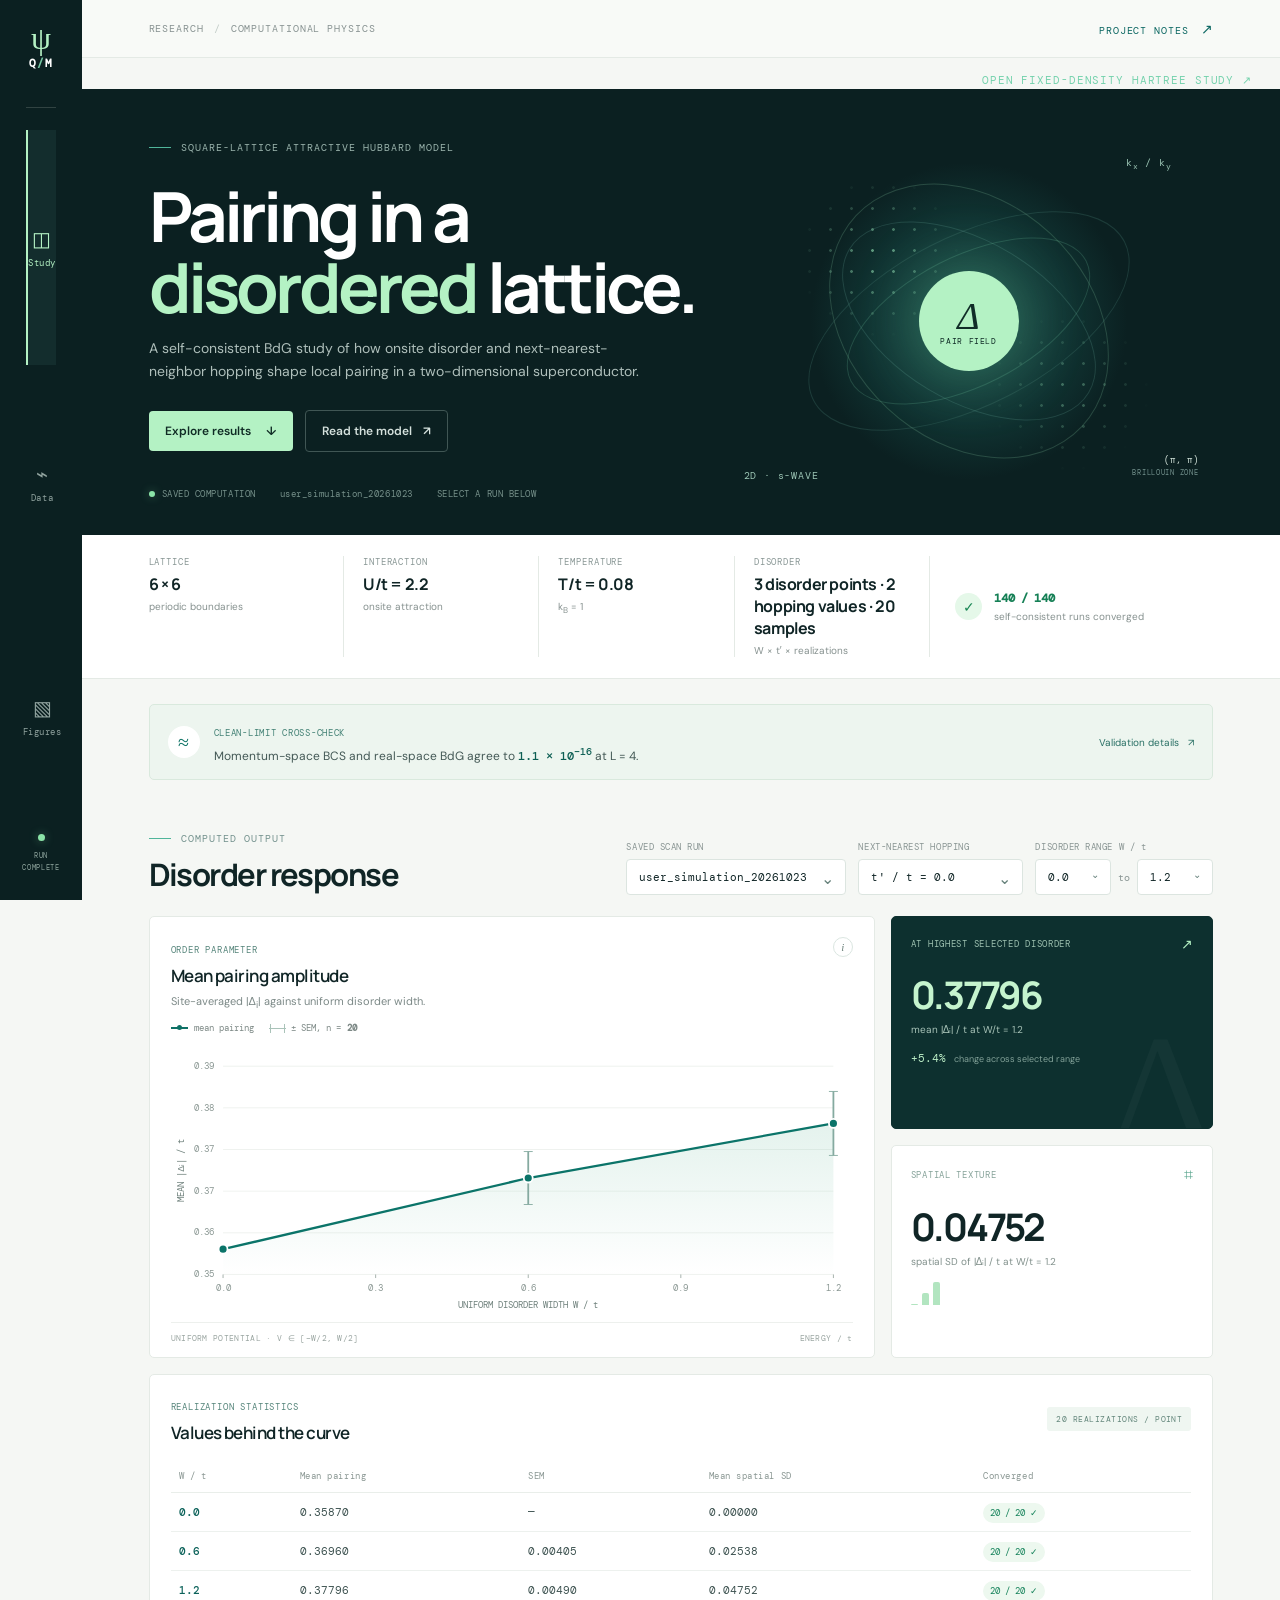
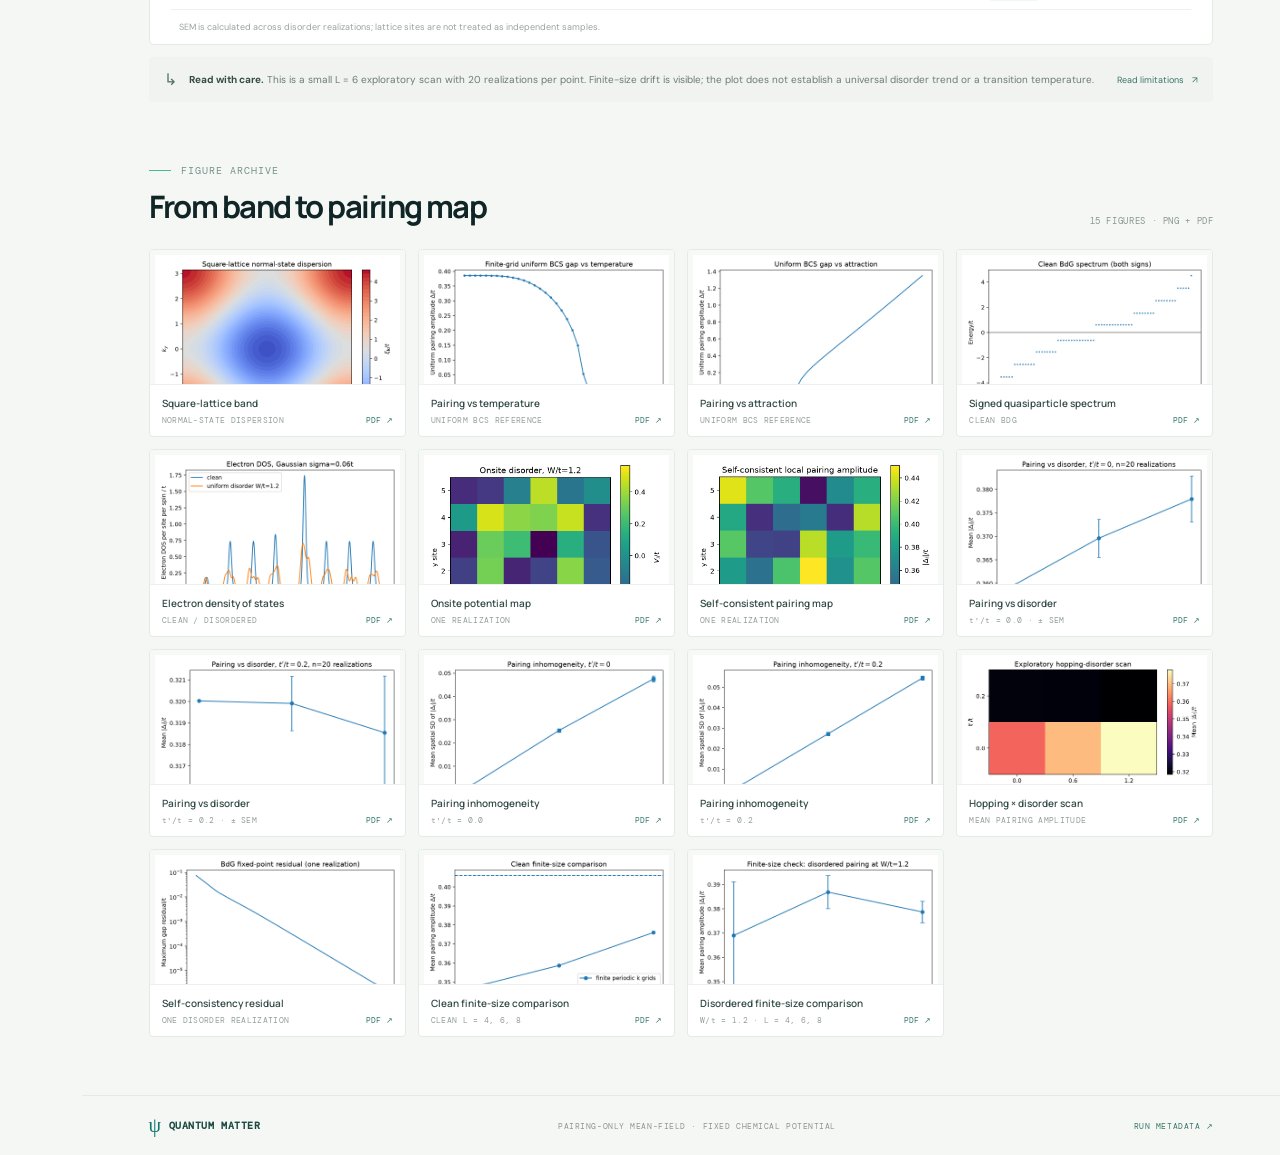
<file: frontend/index.html>
<!doctype html>
<html lang="en">
<head>
  <meta charset="utf-8">
  <meta name="viewport" content="width=device-width, initial-scale=1">
  <meta name="theme-color" content="#071a1c">
  <meta name="description" content="Interactive results dashboard for a square-lattice superconductivity BdG study.">
  <title>Quantum Matter · Pairing under disorder</title>
  <link rel="preconnect" href="https://fonts.googleapis.com">
  <link rel="preconnect" href="https://fonts.gstatic.com" crossorigin>
  <link href="https://fonts.googleapis.com/css2?family=DM+Mono:wght@400;500&family=DM+Sans:wght@400;500;600;700&family=Manrope:wght@400;500;600;700;800&display=swap" rel="stylesheet">
  <link rel="stylesheet" href="styles.css">
</head>
<body>
  <div class="page-shell">
    <aside class="rail" aria-label="Main navigation">
      <a class="brand" href="#top" aria-label="Quantum Matter home"><span class="brand-mark">ψ</span><span class="brand-name">Q<span>/</span>M</span></a>
      <div class="rail-rule"></div>
      <a class="rail-link active" href="#overview" title="Overview"><span>◫</span><small>Study</small></a>
      <a class="rail-link" href="#results" title="Results"><span>⌁</span><small>Data</small></a>
      <a class="rail-link" href="#gallery" title="Figures"><span>▧</span><small>Figures</small></a>
      <div class="rail-bottom"><span class="status-pip"></span><small>RUN<br>COMPLETE</small></div>
    </aside>

    <main id="top">
      <header class="topbar">
        <div class="crumb"><span>RESEARCH</span><span class="crumb-slash">/</span><span>COMPUTATIONAL PHYSICS</span></div>
        <a class="source-link" href="../README.md">PROJECT NOTES <span>↗</span></a>
      </header>

      <div style="padding:10px 28px 0;text-align:right"><a href="research.html" style="color:#75d2ad;text-decoration:none;font:11px 'DM Mono',monospace;letter-spacing:.08em">OPEN FIXED-DENSITY HARTREE STUDY ↗</a></div>
      <section class="hero" id="overview">
        <div class="hero-copy">
          <div class="eyebrow"><span class="eyebrow-line"></span> SQUARE-LATTICE ATTRACTIVE HUBBARD MODEL</div>
          <h1>Pairing in a<br><em>disordered</em> lattice.</h1>
          <p class="hero-sub">A self-consistent BdG study of how onsite disorder and next-nearest-neighbor hopping shape local pairing in a two-dimensional superconductor.</p>
          <div class="hero-actions">
            <a class="button button-primary" href="#results">Explore results <span>↓</span></a>
            <a class="button button-quiet" href="../docs/theory.md">Read the model <span>↗</span></a>
          </div>
          <div class="hero-meta"><span><i class="tiny-dot"></i> SAVED COMPUTATION</span><span id="run-name">user_simulation_20261023</span><span>SELECT A RUN BELOW</span></div>
        </div>
        <div class="hero-art" aria-label="Decorative lattice and pairing-wave illustration">
          <div class="art-orbit orbit-a"></div><div class="art-orbit orbit-b"></div>
          <div class="art-cross cross-a"></div><div class="art-cross cross-b"></div>
          <div class="art-core"><span>Δ</span><small>PAIR FIELD</small></div>
          <div class="art-label label-top">k<sub>x</sub> / k<sub>y</sub></div>
          <div class="art-label label-side">2D · s-WAVE</div>
          <div class="wave wave-one"></div><div class="wave wave-two"></div>
          <div class="art-coords">(π, π)<br><span>BRILLOUIN ZONE</span></div>
        </div>
      </section>

      <section class="run-strip" aria-label="Run parameters">
        <div><span class="strip-label">LATTICE</span><strong id="lattice-size">6 &times; 6</strong><small>periodic boundaries</small></div>
        <div><span class="strip-label">INTERACTION</span><strong id="interaction-strength">U/t = 2.2</strong><small>onsite attraction</small></div>
        <div><span class="strip-label">TEMPERATURE</span><strong id="temperature">T/t = 0.08</strong><small>k<sub>B</sub> = 1</small></div>
        <div><span class="strip-label">DISORDER</span><strong id="scan-scope">3 &times; 2 &times; 20</strong><small>W × t′ × realizations</small></div>
        <div class="strip-state"><span class="state-check">✓</span><span><strong id="run-converged">140 / 140</strong><small>self-consistent runs converged</small></span></div>
      </section>

      <section class="validation-band">
        <div class="validation-icon">≈</div>
        <div><span class="validation-title">CLEAN-LIMIT CROSS-CHECK</span><p>Momentum-space BCS and real-space BdG agree to <strong>1.1 × 10<sup>−16</sup></strong> at L = 4.</p></div>
        <a href="../docs/validation.md">Validation details <span>↗</span></a>
      </section>

      <section class="results-section" id="results">
        <div class="section-heading">
          <div><div class="eyebrow"><span class="eyebrow-line"></span> COMPUTED OUTPUT</div><h2>Disorder response</h2></div>
          <div class="dashboard-controls">
            <div class="control-wrap"><label for="run-select">SAVED SCAN RUN</label><div class="select-shell"><select id="run-select" aria-label="Choose a saved scan run"></select><span>⌄</span></div></div>
            <div class="control-wrap"><label for="hopping-select">NEXT-NEAREST HOPPING</label><div class="select-shell"><select id="hopping-select" aria-label="Choose next-nearest-neighbor hopping"></select><span>⌄</span></div></div>
            <div class="control-wrap"><label for="disorder-min">DISORDER RANGE W / t</label><div class="range-selects"><div class="select-shell"><select id="disorder-min" aria-label="Minimum disorder"></select><span>⌄</span></div><span>to</span><div class="select-shell"><select id="disorder-max" aria-label="Maximum disorder"></select><span>⌄</span></div></div></div>
          </div>
        </div>
        <div class="result-grid">
          <article class="chart-card">
            <div class="card-top"><div><span class="card-kicker">ORDER PARAMETER</span><h3>Mean pairing amplitude</h3></div><button class="info-button" title="Error bars show standard error across disorder realizations">i</button></div>
            <p class="card-description">Site-averaged |Δ<sub>i</sub>| against uniform disorder width.</p>
            <div class="chart-legend"><span><i class="legend-line"></i> mean pairing</span><span><i class="legend-error"></i> ± SEM, n = <b id="chart-samples">20</b></span></div>
            <div id="pairing-chart" class="chart-frame" role="img" aria-label="Mean pairing amplitude versus disorder chart"></div>
            <div class="chart-foot"><span>UNIFORM POTENTIAL · V ∈ [−W/2, W/2]</span><span>ENERGY / t</span></div>
          </article>
          <div class="side-stack">
            <article class="metric-card metric-highlight"><div class="metric-top"><span>AT HIGHEST SELECTED DISORDER</span><span class="metric-arrow">↗</span></div><div class="metric-value" id="max-gap">—</div><div class="metric-label" id="max-gap-label">mean |Δ<sub>i</sub>| / t</div><div class="metric-baseline"><span id="max-delta">—</span><small>change across selected range</small></div></article>
            <article class="metric-card"><div class="metric-top"><span>SPATIAL TEXTURE</span><span class="metric-symbol">⌗</span></div><div class="metric-value" id="inhomogeneity">—</div><div class="metric-label" id="inhomogeneity-label">spatial SD of |Δ<sub>i</sub>| / t</div><div class="mini-bars" id="inhom-bars" aria-hidden="true"></div></article>
          </div>
        </div>
        <div class="table-card">
          <div class="table-heading"><div><span class="card-kicker">REALIZATION STATISTICS</span><h3>Values behind the curve</h3></div><span class="sample-badge" id="sample-badge">20 REALIZATIONS / POINT</span></div>
          <div class="table-scroll"><table><thead><tr><th>W / t</th><th>Mean pairing</th><th>SEM</th><th>Mean spatial SD</th><th>Converged</th></tr></thead><tbody id="result-rows"></tbody></table></div>
          <div class="table-note">SEM is calculated across disorder realizations; lattice sites are not treated as independent samples.</div>
        </div>
        <div class="interpretation"><span class="interpret-icon">↳</span><p><strong>Read with care.</strong> This is a small L = 6 exploratory scan with 20 realizations per point. Finite-size drift is visible; the plot does not establish a universal disorder trend or a transition temperature.</p><a href="../docs/research_report.md">Read limitations <span>↗</span></a></div>
      </section>

      <section class="gallery-section" id="gallery">
        <div class="section-heading gallery-heading"><div><div class="eyebrow"><span class="eyebrow-line"></span> FIGURE ARCHIVE</div><h2>From band to pairing map</h2></div><span class="gallery-count" id="gallery-count">15 FIGURES · PNG + PDF</span></div>
        <div id="figure-gallery" class="figure-gallery"></div>
      </section>

      <footer>
        <a class="footer-brand" href="#top"><span>ψ</span> QUANTUM MATTER</a>
        <span>PAIRING-ONLY MEAN-FIELD · FIXED CHEMICAL POTENTIAL</span>
        <a id="run-metadata-link" href="../results/data/user_simulation_20261023/run_metadata.json">RUN METADATA ↗</a>
      </footer>
    </main>
  </div>
  <script src="dashboard_runs.js"></script>
  <script src="app.js"></script>
</body>
</html>
</file>
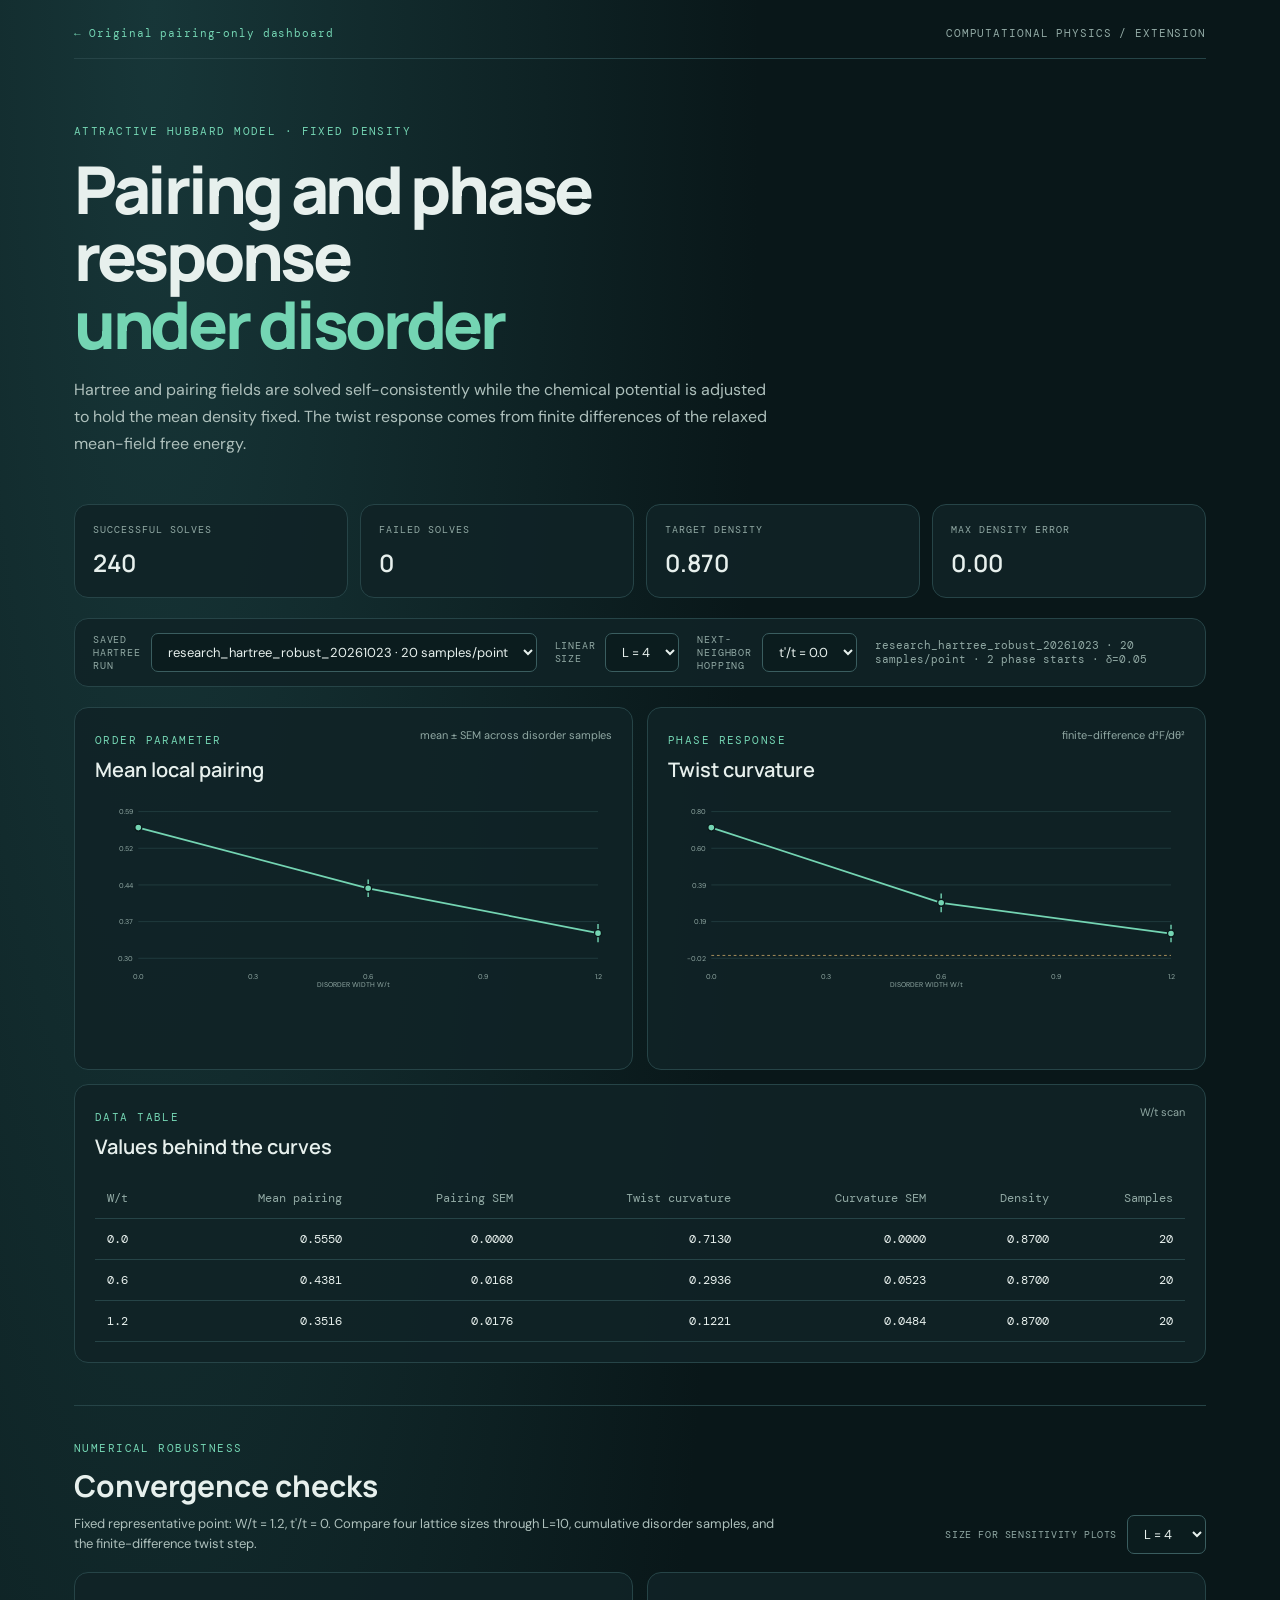
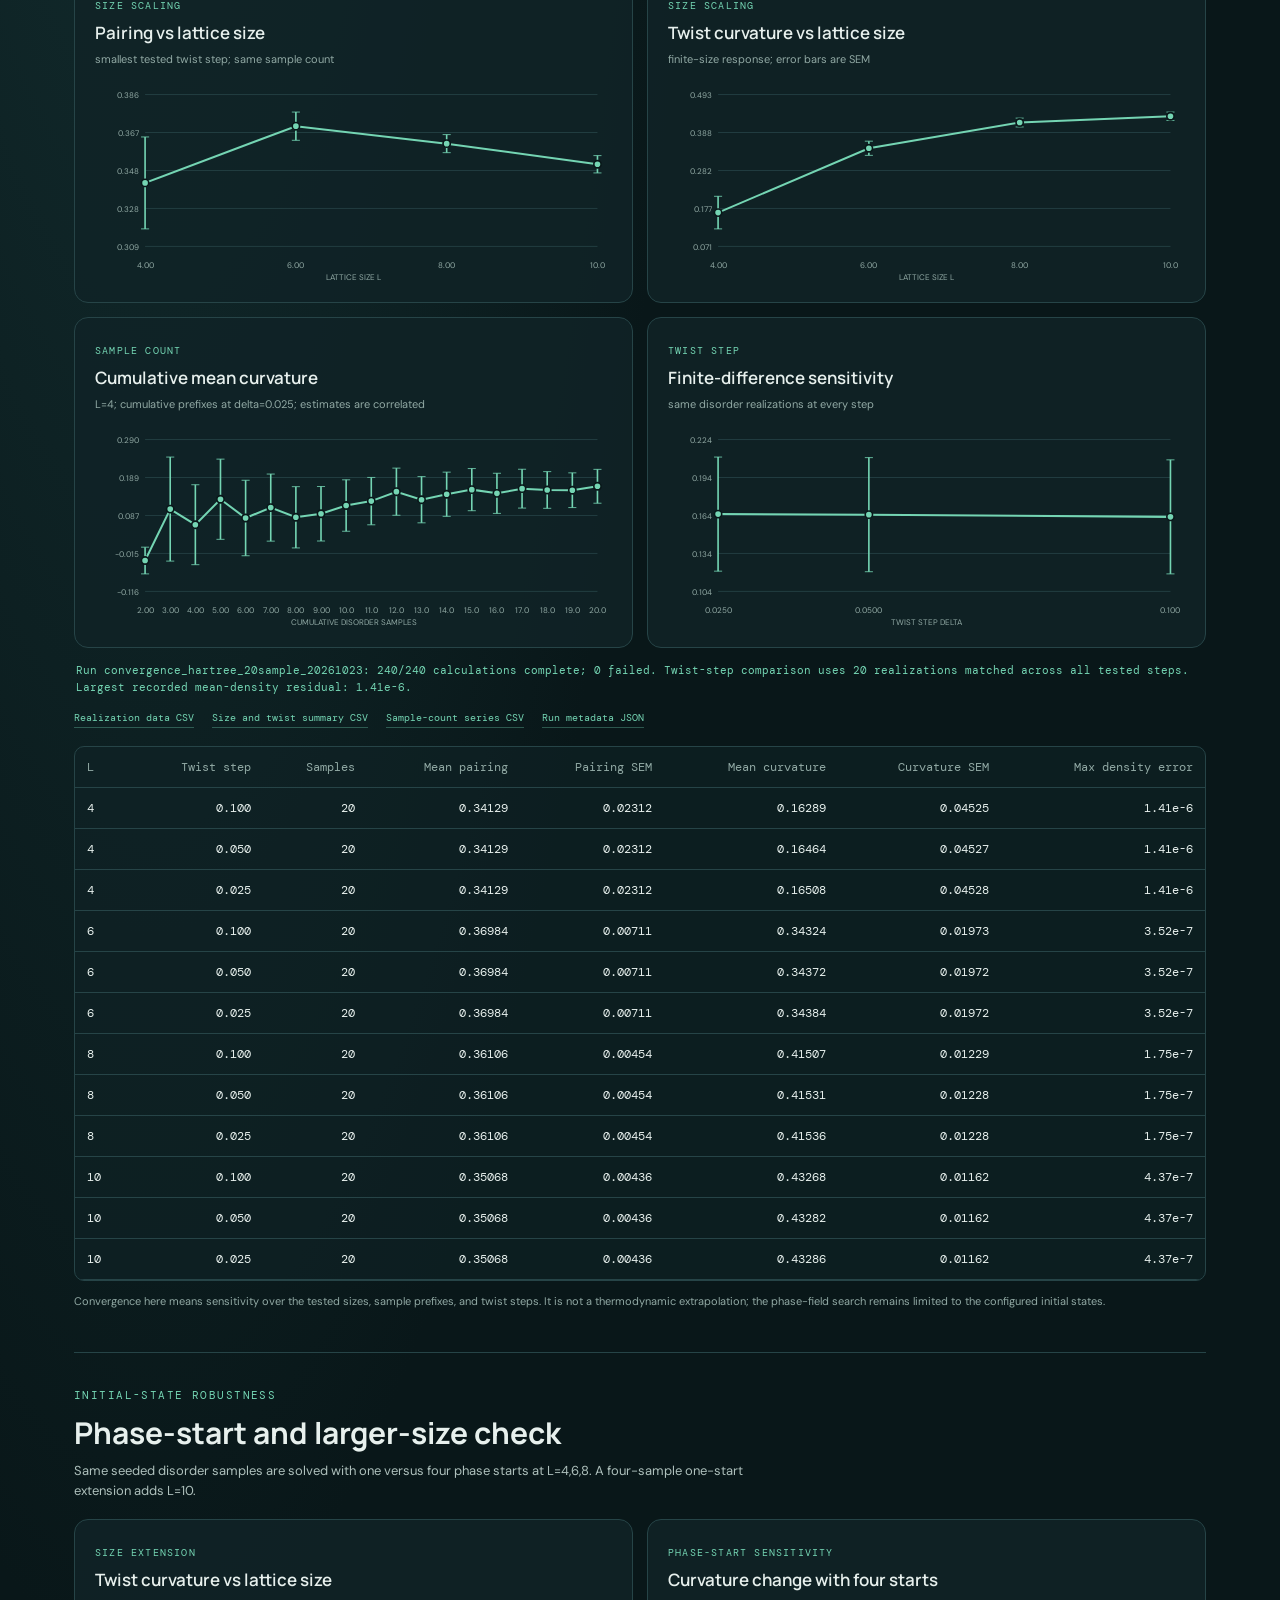
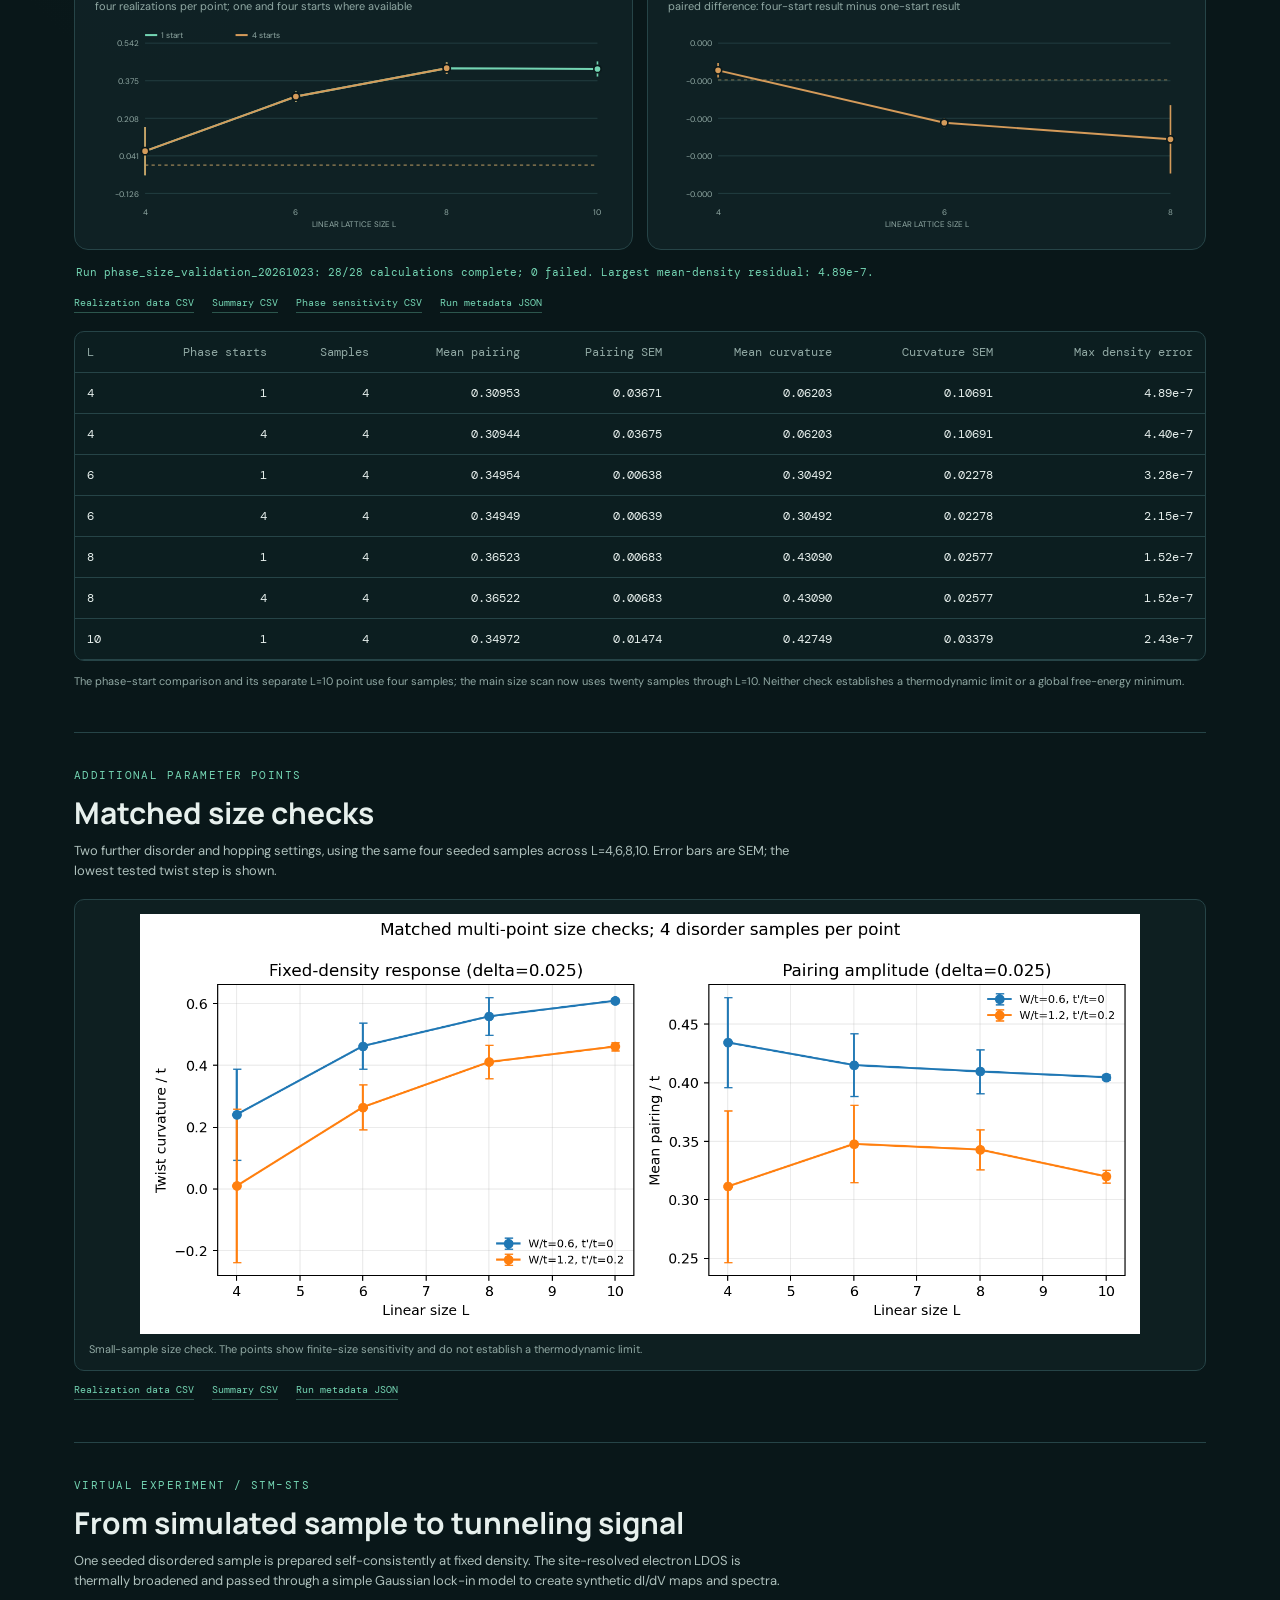
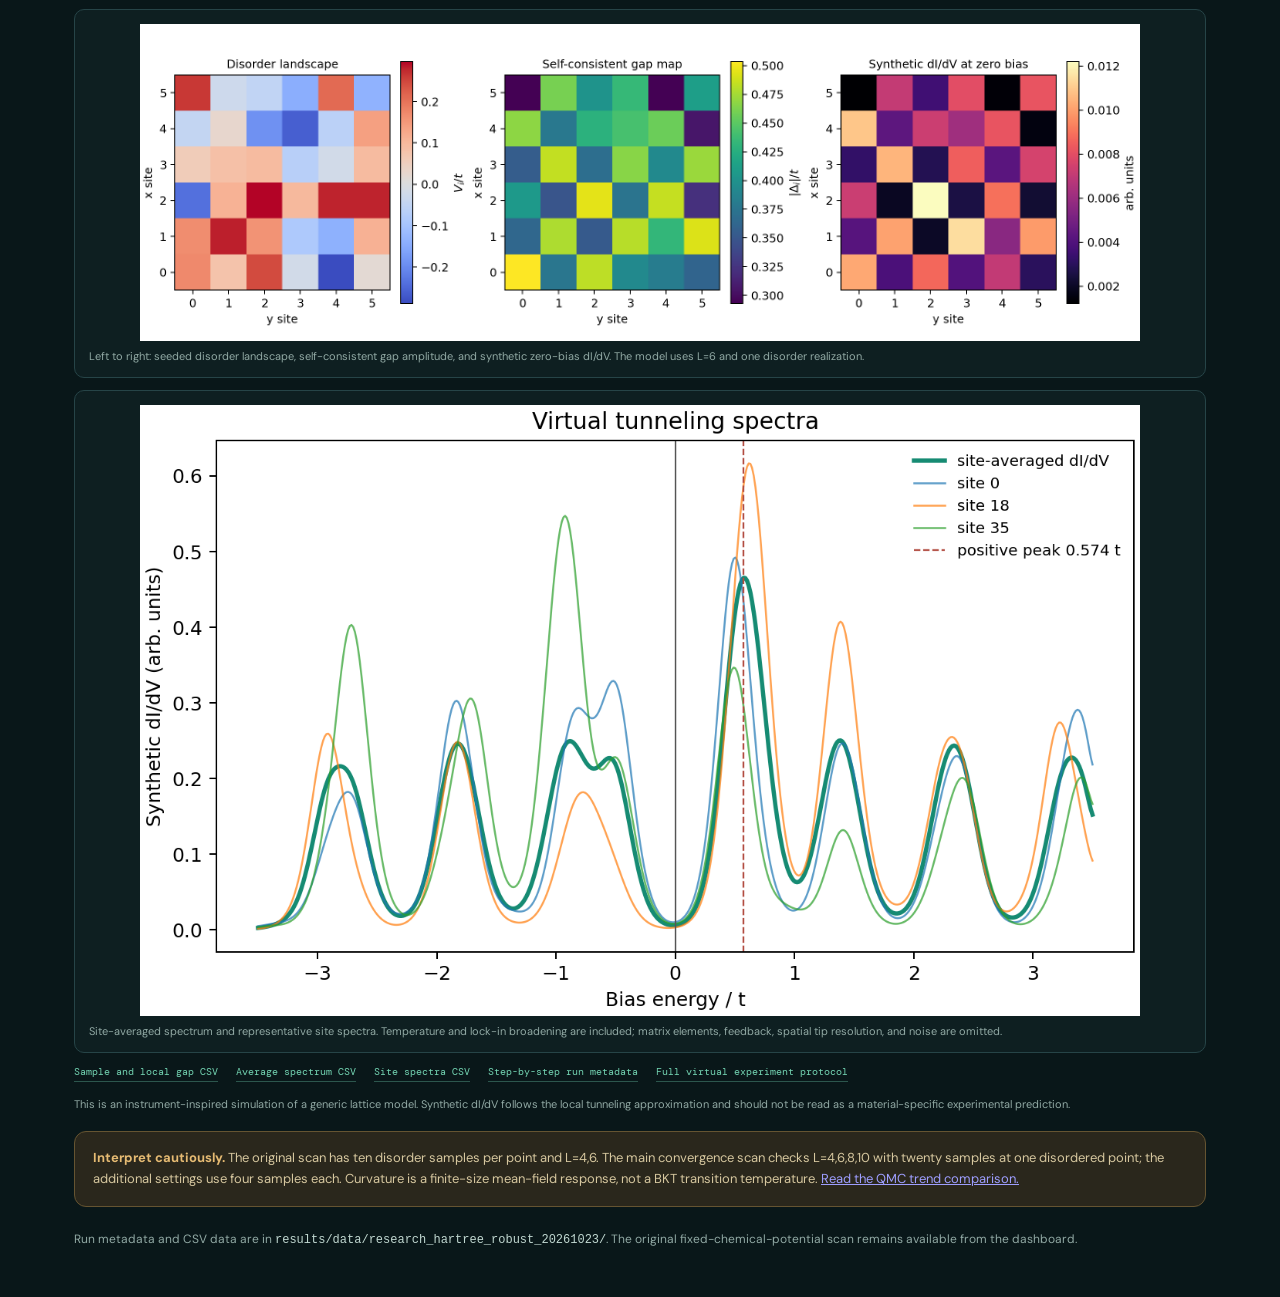
<file: frontend/research.html>
<!doctype html>
<html lang="en">
<head>
  <meta charset="utf-8">
  <meta name="viewport" content="width=device-width, initial-scale=1">
  <meta name="description" content="Fixed-density Hartree BdG research extension results.">
  <title>Fixed-density Hartree BdG study</title>
  <link rel="stylesheet" href="research.css">
</head>
<body>
  <main class="shell">
    <header class="top">
      <a href="index.html">← Original pairing-only dashboard</a>
      <span>COMPUTATIONAL PHYSICS / EXTENSION</span>
    </header>
    <section class="hero">
      <p class="eyebrow">ATTRACTIVE HUBBARD MODEL · FIXED DENSITY</p>
      <h1>Pairing and phase response<br><em>under disorder</em></h1>
      <p>Hartree and pairing fields are solved self-consistently while the chemical potential is adjusted to hold the mean density fixed. The twist response comes from finite differences of the relaxed mean-field free energy.</p>
    </section>
    <section class="stats">
      <article><span>SUCCESSFUL SOLVES</span><strong id="solves">—</strong></article>
      <article><span>FAILED SOLVES</span><strong id="failures">—</strong></article>
      <article><span>TARGET DENSITY</span><strong id="density">—</strong></article>
      <article><span>MAX DENSITY ERROR</span><strong id="density-error">—</strong></article>
    </section>
    <section class="controls">
      <label>SAVED HARTREE RUN <select id="research-run-select"></select></label>
      <label>LINEAR SIZE <select id="size-select"></select></label>
      <label>NEXT-NEIGHBOR HOPPING <select id="tp-select"></select></label>
      <span id="run-id"></span>
    </section>
    <section class="grid">
      <article class="card">
        <div class="card-title"><div><span>ORDER PARAMETER</span><h2>Mean local pairing</h2></div><small>mean ± SEM across disorder samples</small></div>
        <div id="pair-chart" class="chart"></div>
      </article>
      <article class="card">
        <div class="card-title"><div><span>PHASE RESPONSE</span><h2>Twist curvature</h2></div><small>finite-difference d²F/dθ²</small></div>
        <div id="stiffness-chart" class="chart"></div>
      </article>
    </section>
    <section class="card table-card">
      <div class="card-title"><div><span>DATA TABLE</span><h2>Values behind the curves</h2></div><small>W/t scan</small></div>
      <div class="table-scroll"><table><thead><tr><th>W/t</th><th>Mean pairing</th><th>Pairing SEM</th><th>Twist curvature</th><th>Curvature SEM</th><th>Density</th><th>Samples</th></tr></thead><tbody id="table"></tbody></table></div>
    </section>
    <section class="convergence-section">
      <div class="convergence-heading">
        <div><span class="eyebrow">NUMERICAL ROBUSTNESS</span><h2>Convergence checks</h2>
          <p>Fixed representative point: W/t = 1.2, t'/t = 0. Compare four lattice sizes through L=10, cumulative disorder samples, and the finite-difference twist step.</p>
        </div>
        <label>SIZE FOR SENSITIVITY PLOTS <select id="convergence-size"></select></label>
      </div>
      <div class="convergence-grid">
        <article class="card convergence-card"><div><span>SIZE SCALING</span><h3>Pairing vs lattice size</h3><small>smallest tested twist step; same sample count</small></div><div id="size-pairing-chart" class="chart"></div></article>
        <article class="card convergence-card"><div><span>SIZE SCALING</span><h3>Twist curvature vs lattice size</h3><small>finite-size response; error bars are SEM</small></div><div id="size-stiffness-chart" class="chart"></div></article>
        <article class="card convergence-card"><div><span>SAMPLE COUNT</span><h3>Cumulative mean curvature</h3><small id="sample-chart-note">ordered seeded prefixes; estimates are correlated</small></div><div id="sample-count-chart" class="chart"></div></article>
        <article class="card convergence-card"><div><span>TWIST STEP</span><h3>Finite-difference sensitivity</h3><small>same disorder realizations at every step</small></div><div id="twist-step-chart" class="chart"></div></article>
      </div>
      <p class="convergence-status" id="convergence-status"></p>
      <nav class="convergence-downloads" aria-label="Download convergence data"><a id="convergence-realizations-link">Realization data CSV</a><a id="convergence-statistics-link">Size and twist summary CSV</a><a id="convergence-samples-link">Sample-count series CSV</a><a id="convergence-metadata-link">Run metadata JSON</a></nav>
      <div class="table-scroll convergence-table"><table><thead><tr><th>L</th><th>Twist step</th><th>Samples</th><th>Mean pairing</th><th>Pairing SEM</th><th>Mean curvature</th><th>Curvature SEM</th><th>Max density error</th></tr></thead><tbody id="convergence-rows"></tbody></table></div>
      <p class="convergence-caveat">Convergence here means sensitivity over the tested sizes, sample prefixes, and twist steps. It is not a thermodynamic extrapolation; the phase-field search remains limited to the configured initial states.</p>
    </section>
    <section class="convergence-section phase-validation">
      <div class="convergence-heading">
        <div><span class="eyebrow">INITIAL-STATE ROBUSTNESS</span><h2>Phase-start and larger-size check</h2>
          <p>Same seeded disorder samples are solved with one versus four phase starts at L=4,6,8. A four-sample one-start extension adds L=10.</p>
        </div>
      </div>
      <div class="convergence-grid">
        <article class="card convergence-card"><div><span>SIZE EXTENSION</span><h3>Twist curvature vs lattice size</h3><small>four realizations per point; one and four starts where available</small></div><div id="phase-size-chart" class="chart"></div></article>
        <article class="card convergence-card"><div><span>PHASE-START SENSITIVITY</span><h3>Curvature change with four starts</h3><small>paired difference: four-start result minus one-start result</small></div><div id="phase-effect-chart" class="chart"></div></article>
      </div>
      <p class="convergence-status" id="phase-size-status"></p>
      <nav class="convergence-downloads" aria-label="Download phase-start validation data"><a id="phase-size-raw-link">Realization data CSV</a><a id="phase-size-summary-link">Summary CSV</a><a id="phase-size-effect-link">Phase sensitivity CSV</a><a id="phase-size-metadata-link">Run metadata JSON</a></nav>
      <div class="table-scroll convergence-table"><table><thead><tr><th>L</th><th>Phase starts</th><th>Samples</th><th>Mean pairing</th><th>Pairing SEM</th><th>Mean curvature</th><th>Curvature SEM</th><th>Max density error</th></tr></thead><tbody id="phase-size-rows"></tbody></table></div>
      <p class="convergence-caveat">The phase-start comparison and its separate L=10 point use four samples; the main size scan now uses twenty samples through L=10. Neither check establishes a thermodynamic limit or a global free-energy minimum.</p>
    </section>
    <section class="convergence-section">
      <div class="convergence-heading">
        <div><span class="eyebrow">ADDITIONAL PARAMETER POINTS</span><h2>Matched size checks</h2>
          <p>Two further disorder and hopping settings, using the same four seeded samples across L=4,6,8,10. Error bars are SEM; the lowest tested twist step is shown.</p>
        </div>
      </div>
      <figure class="multipoint-figure"><img src="../results/figures/convergence_hartree_multipoint_20261026/multipoint_size_trends.png" alt="Mean pairing and twist curvature across lattice sizes for two extra disorder and hopping settings"><figcaption>Small-sample size check. The points show finite-size sensitivity and do not establish a thermodynamic limit.</figcaption></figure>
      <nav class="convergence-downloads" aria-label="Download matched size-check data"><a href="../results/data/convergence_hartree_multipoint_20261026/multipoint_realizations.csv">Realization data CSV</a><a href="../results/data/convergence_hartree_multipoint_20261026/multipoint_statistics.csv">Summary CSV</a><a href="../results/data/convergence_hartree_multipoint_20261026/run_metadata.json">Run metadata JSON</a></nav>
    </section>
    <section class="convergence-section virtual-stm">
      <div class="convergence-heading">
        <div><span class="eyebrow">VIRTUAL EXPERIMENT / STM–STS</span><h2>From simulated sample to tunneling signal</h2>
          <p>One seeded disordered sample is prepared self-consistently at fixed density. The site-resolved electron LDOS is thermally broadened and passed through a simple Gaussian lock-in model to create synthetic dI/dV maps and spectra.</p>
        </div>
      </div>
      <figure class="multipoint-figure"><img src="../results/figures/virtual_sts_20261026/virtual_stm_maps.png" alt="Disorder potential, self-consistent gap, and synthetic zero-bias STM conductance maps"><figcaption>Left to right: seeded disorder landscape, self-consistent gap amplitude, and synthetic zero-bias dI/dV. The model uses L=6 and one disorder realization.</figcaption></figure>
      <figure class="multipoint-figure"><img src="../results/figures/virtual_sts_20261026/virtual_stm_spectra.png" alt="Site-averaged and site-resolved synthetic tunneling spectra"><figcaption>Site-averaged spectrum and representative site spectra. Temperature and lock-in broadening are included; matrix elements, feedback, spatial tip resolution, and noise are omitted.</figcaption></figure>
      <nav class="convergence-downloads" aria-label="Download virtual STM data"><a href="../results/data/virtual_sts_20261026/virtual_sample_sites.csv">Sample and local gap CSV</a><a href="../results/data/virtual_sts_20261026/virtual_sts_average_spectrum.csv">Average spectrum CSV</a><a href="../results/data/virtual_sts_20261026/virtual_sts_spectra.csv">Site spectra CSV</a><a href="../results/data/virtual_sts_20261026/run_metadata.json">Step-by-step run metadata</a><a href="../docs/virtual_sts.md">Full virtual experiment protocol</a></nav>
      <p class="convergence-caveat">This is an instrument-inspired simulation of a generic lattice model. Synthetic dI/dV follows the local tunneling approximation and should not be read as a material-specific experimental prediction.</p>
    </section>
    <aside class="caution">
      <strong>Interpret cautiously.</strong> The original scan has ten disorder samples per point and L=4,6. The main convergence scan checks L=4,6,8,10 with twenty samples at one disordered point; the additional settings use four samples each. Curvature is a finite-size mean-field response, not a BKT transition temperature. <a href="../docs/qmc_benchmark.md">Read the QMC trend comparison.</a>
    </aside>
    <footer>Run metadata and CSV data are in <code>results/data/<span id="footer-run"></span>/</code>. The original fixed-chemical-potential scan remains available from the dashboard.</footer>
  </main>
  <script src="research_runs.js"></script>
  <script src="research.js"></script>
  <script src="convergence_data.js"></script>
  <script src="convergence.js"></script>
  <script src="phase_size_data.js"></script>
  <script src="phase_size.js"></script>
</body>
</html>
</file>
<file: frontend/styles.css>
:root{--ink:#102526;--muted:#728182;--paper:#f5f7f4;--white:#fff;--teal:#0a6661;--mint:#b4f2c4;--line:#e4eae5;--navy:#0b2021;--mono:"DM Mono",monospace;--sans:"DM Sans",sans-serif;--display:"Manrope",sans-serif}*{box-sizing:border-box}html{scroll-behavior:smooth}body{margin:0;background:var(--paper);color:var(--ink);font-family:var(--sans);-webkit-font-smoothing:antialiased}.page-shell{min-height:100vh}.rail{position:fixed;inset:0 auto 0 0;width:82px;background:var(--navy);display:flex;align-items:center;flex-direction:column;z-index:5;color:#b8c8c4}.brand{height:92px;color:white;display:flex;flex-direction:column;justify-content:center;align-items:center;text-decoration:none;gap:3px}.brand-mark{font-family:Georgia,serif;font-size:32px;line-height:30px;color:var(--mint)}.brand-name{font:600 11px var(--mono);letter-spacing:.1em}.brand-name span{color:#74c7a3}.rail-rule{width:30px;height:1px;background:#314342;margin:15px 0 22px}.rail-link{min-height:69px;flex:1 0 auto;display:flex;align-items:center;justify-content:center;flex-direction:column;gap:5px;color:#91a39f;text-decoration:none;border-left:2px solid transparent;transition:.2s}.rail-link span{font-size:20px}.rail-link small{font:9px var(--mono);letter-spacing:.06em}.rail-link:hover,.rail-link.active{color:var(--mint);border-color:var(--mint);background:#132d2d}.rail-bottom{margin-top:auto;padding-bottom:27px;text-align:center;color:#92a8a1;font:8px/1.5 var(--mono);letter-spacing:.08em}.status-pip,.tiny-dot{display:inline-block;width:7px;height:7px;background:#8be4a8;border-radius:50%;box-shadow:0 0 10px #8be4a866}.rail-bottom .status-pip{display:block;margin:0 auto 8px}main{margin-left:82px;max-width:1600px}.topbar{height:58px;display:flex;align-items:center;justify-content:space-between;padding:0 clamp(25px,5.2vw,82px);border-bottom:1px solid var(--line);background:#f8faf7}.crumb,.source-link{font:10px var(--mono);letter-spacing:.09em;color:#879291}.crumb{display:flex;gap:10px}.crumb-slash{color:#c2ccc7}.source-link{color:var(--teal);text-decoration:none}.source-link span{font-size:14px;margin-left:5px}.hero{background:var(--navy);color:white;min-height:420px;display:grid;grid-template-columns:1.08fr .92fr;padding:52px clamp(25px,5.2vw,82px) 35px;overflow:hidden;position:relative}.hero-copy{position:relative;z-index:1}.eyebrow{font:10px var(--mono);color:#74928e;letter-spacing:.1em;display:flex;align-items:center;gap:10px}.hero .eyebrow{color:#9bb4ad}.eyebrow-line{width:22px;height:1px;background:#50b59a;display:inline-block}.hero h1{font:700 clamp(42px,5.4vw,76px)/1.02 var(--display);letter-spacing:-.055em;margin:27px 0 15px}.hero h1 em{font-style:normal;color:var(--mint)}.hero-sub{font-size:14px;line-height:1.65;max-width:500px;color:#afbfbb;margin:0}.hero-actions{display:flex;align-items:center;gap:12px;margin-top:27px}.button{font-size:12px;font-weight:600;text-decoration:none;padding:12px 16px;border-radius:4px;transition:transform .2s,background .2s}.button:hover{transform:translateY(-2px)}.button-primary{background:var(--mint);color:#102c25}.button-primary span{margin-left:12px}.button-quiet{color:#d5e1dd;border:1px solid #405654}.button-quiet span{margin-left:8px}.hero-meta{display:flex;gap:24px;margin-top:36px;color:#76908a;font:9px var(--mono);letter-spacing:.06em}.hero-meta span{display:flex;align-items:center;gap:7px}.tiny-dot{width:6px;height:6px}.hero-art{position:relative;min-height:315px;display:flex;align-items:center;justify-content:center;isolation:isolate}.hero-art:before{content:"";position:absolute;width:320px;height:320px;border-radius:50%;background:radial-gradient(circle,#17524b 0%,#123b39 35%,transparent 70%);z-index:-2}.art-orbit{position:absolute;border:1px solid #40746955;border-radius:50%;transform:rotate(-27deg)}.orbit-a{width:350px;height:170px}.orbit-b{width:310px;height:240px;transform:rotate(43deg);border-color:#61977b55}.art-core{width:100px;height:100px;border-radius:50%;background:#b4f2c4;display:flex;flex-direction:column;align-items:center;justify-content:center;box-shadow:0 0 70px #8ce5ac55;color:#102d27;z-index:2}.art-core span{font:italic 38px Georgia;line-height:40px}.art-core small{font:8px var(--mono);letter-spacing:.08em}.art-cross{position:absolute;width:160px;height:160px;opacity:.64;background-image:radial-gradient(circle,#9be9bc 1.3px,transparent 1.5px);background-size:21px 21px;mask-image:radial-gradient(circle,black,transparent 72%)}.cross-a{transform:translate(-90px,-64px)}.cross-b{transform:translate(100px,70px);opacity:.38}.wave{position:absolute;border:1px solid #7bd1aa33;border-radius:50%;width:265px;height:130px;transform:rotate(-27deg)}.wave-two{transform:rotate(31deg);width:280px;height:160px;border-color:#75baa833}.art-label,.art-coords{position:absolute;font:10px var(--mono);color:#9bc4b4;letter-spacing:.08em}.label-top{top:15px;right:42px}.label-side{bottom:18px;left:20px}.art-coords{right:15px;bottom:22px;font-size:9px;text-align:right;color:#d1e1d8}.art-coords span{font-size:7px;color:#74928e}.run-strip{padding:21px clamp(25px,5.2vw,82px);background:white;display:grid;grid-template-columns:repeat(4,1fr) 1.45fr;border-bottom:1px solid var(--line)}.run-strip>div{display:flex;flex-direction:column;gap:5px;border-right:1px solid var(--line);padding-left:19px}.run-strip>div:first-child{padding-left:0}.strip-label{font:9px var(--mono);letter-spacing:.1em;color:#899795}.run-strip strong{font:700 16px var(--display);letter-spacing:-.025em}.run-strip small{font-size:10px;color:#86918f}.run-strip .strip-state{border:0;display:flex;align-items:center;flex-direction:row;gap:12px;padding-left:25px}.state-check{width:27px;height:27px;background:#e5f8e9;color:#178553;border-radius:50%;display:grid;place-items:center;font-size:14px}.strip-state span:last-child{display:flex;flex-direction:column;gap:4px}.strip-state strong{font:600 12px var(--mono);color:#168056}.validation-band{margin:25px clamp(25px,5.2vw,82px) 0;background:#edf5ef;border:1px solid #d9e9dd;border-radius:5px;padding:15px 18px;display:flex;align-items:center;gap:14px}.validation-icon{width:32px;height:32px;border-radius:50%;background:white;color:#0e7366;display:grid;place-items:center;font:20px Georgia;flex:none}.validation-title{font:9px var(--mono);letter-spacing:.08em;color:#438175}.validation-band p{font-size:12px;color:#445956;margin:4px 0 0}.validation-band p strong{color:#0c5e53;font-family:var(--mono);font-weight:500}.validation-band>a{margin-left:auto;text-decoration:none;white-space:nowrap;font-size:10px;color:#286f64}.validation-band>a span,.interpretation a span{margin-left:6px}.results-section,.gallery-section{padding:52px clamp(25px,5.2vw,82px) 0}.section-heading{display:flex;justify-content:space-between;align-items:end;margin-bottom:21px}.section-heading h2{font:700 31px var(--display);letter-spacing:-.05em;margin:8px 0 0}.control-wrap label{display:block;font:9px var(--mono);letter-spacing:.06em;color:#899593;margin-bottom:6px}.select-shell{position:relative}.select-shell select{appearance:none;border:1px solid #dce5e0;border-radius:4px;background:#fff;color:var(--ink);padding:10px 35px 10px 12px;font:11px var(--mono);min-width:165px;cursor:pointer}.select-shell>span{position:absolute;right:12px;top:9px;pointer-events:none;color:#65807a}.result-grid{display:grid;grid-template-columns:minmax(0,1.8fr) minmax(220px,.8fr);gap:16px}.chart-card,.metric-card,.table-card{border:1px solid var(--line);background:white;border-radius:5px}.chart-card{padding:20px 21px 14px}.card-top,.table-heading{display:flex;justify-content:space-between;align-items:start}.card-kicker{font:9px var(--mono);letter-spacing:.09em;color:#56857b}.card-top h3,.table-heading h3{font:600 17px var(--display);letter-spacing:-.03em;margin:6px 0 0}.info-button{width:20px;height:20px;border-radius:50%;border:1px solid #dbe6e1;color:#6d827c;background:#fff;font:italic 11px Georgia}.card-description{font-size:11px;color:#7c8987;margin:7px 0 11px}.chart-legend{display:flex;gap:16px;font:9px var(--mono);color:#7d8986}.chart-legend span{display:flex;align-items:center;gap:6px}.legend-line{height:2px;width:17px;background:#0e7166;position:relative}.legend-line:after{content:"";position:absolute;width:5px;height:5px;border-radius:50%;background:#0e7166;top:-2px;left:6px}.legend-error{width:15px;height:9px;border-left:1px solid #aac3b9;border-right:1px solid #aac3b9;position:relative}.legend-error:after{content:"";position:absolute;left:-2px;right:-2px;top:4px;border-top:1px solid #aac3b9}.chart-frame{width:100%;height:280px;margin-top:8px}.chart-frame svg{width:100%;height:100%;overflow:visible}.chart-foot{display:flex;justify-content:space-between;border-top:1px solid #edf0ed;padding-top:10px;color:#9ba6a2;font:8px var(--mono);letter-spacing:.04em}.side-stack{display:grid;grid-template-rows:1fr 1fr;gap:16px}.metric-card{padding:18px 19px;position:relative;overflow:hidden}.metric-highlight{background:#0d302f;color:white;border-color:#0d302f}.metric-highlight:after{content:"Δ";position:absolute;right:3px;bottom:-46px;font:150px Georgia;color:#ffffff08}.metric-top{display:flex;justify-content:space-between;align-items:center;font:9px var(--mono);letter-spacing:.08em;color:#87a39a}.metric-highlight .metric-top{color:#9dc1b0}.metric-arrow{font-size:14px;color:var(--mint)}.metric-symbol{font-size:16px;color:#5aa68e}.metric-value{font:700 clamp(26px,3vw,38px) var(--display);letter-spacing:-.06em;margin-top:15px}.metric-highlight .metric-value{color:#c5f4ce}.metric-label{font-size:10px;color:#82918c;margin-top:3px}.metric-highlight .metric-label{color:#a8c3b8}.metric-baseline{display:flex;align-items:baseline;gap:8px;margin-top:15px}.metric-baseline span{font:11px var(--mono);color:#bef0c8}.metric-baseline small{font-size:9px;color:#82a198}.mini-bars{height:23px;display:flex;align-items:end;gap:4px;margin-top:14px}.mini-bars i{display:block;width:7px;background:#b2e5c0;border-radius:2px 2px 0 0;height:var(--h,30%)}.mini-bars i:nth-child(1){--h:25%}.mini-bars i:nth-child(2){--h:37%}.mini-bars i:nth-child(3){--h:35%}.mini-bars i:nth-child(4){--h:52%}.mini-bars i:nth-child(5){--h:45%}.mini-bars i:nth-child(6){--h:63%}.mini-bars i:nth-child(7){--h:58%}.mini-bars i:nth-child(8){--h:75%}.mini-bars i:nth-child(9){--h:70%}.mini-bars i:nth-child(10){--h:88%}.mini-bars i:nth-child(11){--h:78%}.mini-bars i:nth-child(12){--h:100%}.table-card{margin-top:16px;padding:19px 21px 0}.table-heading{align-items:center}.sample-badge{font:8px var(--mono);letter-spacing:.06em;color:#64877c;background:#eff6f1;padding:7px 9px;border-radius:3px}.table-scroll{overflow-x:auto;margin-top:16px}table{border-collapse:collapse;width:100%;min-width:620px;text-align:left}th{font:9px var(--mono);letter-spacing:.06em;color:#8a9793;padding:10px 8px;border-bottom:1px solid #e9eeea}td{font:11px var(--mono);color:#3d5250;padding:12px 8px;border-bottom:1px solid #edf1ee}td:first-child{font-weight:500;color:#0c625a}td .converged{color:#16835b;background:#edf8ef;padding:4px 7px;border-radius:10px;font-size:9px}.table-note{font-size:9px;color:#99a39f;padding:11px 8px}.interpretation{display:flex;align-items:center;gap:12px;margin-top:12px;padding:12px 15px;background:#f0f3ef;border-radius:4px}.interpret-icon{color:#54756c;font-size:16px}.interpretation p{font-size:10px;line-height:1.5;color:#6c7c77;margin:0}.interpretation p strong{color:#334b45}.interpretation a{margin-left:auto;color:#39756b;text-decoration:none;white-space:nowrap;font-size:9px}.gallery-section{padding-top:62px;padding-bottom:58px}.gallery-heading{margin-bottom:22px}.gallery-count{color:#8a9793;font:9px var(--mono);letter-spacing:.07em}.figure-gallery{display:grid;grid-template-columns:repeat(4,minmax(0,1fr));gap:12px}.figure-item{background:white;border:1px solid var(--line);border-radius:4px;overflow:hidden;transition:transform .18s,box-shadow .18s}.figure-item:hover{transform:translateY(-3px);box-shadow:0 12px 28px #11352b12}.figure-link{display:block;text-decoration:none;color:inherit}.figure-thumb{height:135px;background:#f7f9f6;display:grid;place-items:center;border-bottom:1px solid #edf0ed;overflow:hidden}.figure-thumb img{width:100%;height:100%;object-fit:contain;padding:5px}.figure-caption{padding:11px 12px}.figure-caption strong{display:block;font:600 10px var(--display);color:#344c48}.figure-caption span{display:block;margin-top:5px;font:8px var(--mono);color:#93a09b;letter-spacing:.04em}footer{border-top:1px solid var(--line);padding:18px clamp(25px,5.2vw,82px);display:flex;align-items:center;justify-content:space-between;color:#8b9793;font:8px var(--mono);letter-spacing:.07em}.footer-brand{color:#1d4a44;text-decoration:none;font:600 10px var(--mono);display:flex;align-items:center;gap:7px}.footer-brand span{font:20px Georgia;color:#0c766a}footer>a:last-child{color:#37766b;text-decoration:none}
@media(max-width:1000px){.hero{grid-template-columns:1.1fr .9fr}.hero-art{transform:scale(.82)}.run-strip{grid-template-columns:repeat(4,1fr)}.run-strip .strip-state{grid-column:1/-1;border-top:1px solid var(--line);margin-top:15px;padding:12px 0 0}.figure-gallery{grid-template-columns:repeat(3,1fr)}}@media(max-width:720px){.rail{width:55px}.brand{height:75px}.brand-mark{font-size:25px}.brand-name{font-size:9px}.rail-link{height:61px}.rail-link span{font-size:17px}.rail-link small{font-size:7px}.rail-bottom{font-size:6px}main{margin-left:55px}.topbar{height:48px;padding:0 18px}.crumb{font-size:8px;gap:6px}.source-link{font-size:8px}.hero{display:block;padding:38px 23px 23px;min-height:auto}.hero h1{font-size:52px}.hero-sub{font-size:12px}.hero-art{position:absolute;opacity:.34;right:-82px;top:45px;transform:scale(.73);pointer-events:none}.hero-copy{max-width:480px}.hero-meta{gap:12px;flex-wrap:wrap;font-size:7px;margin-top:27px}.run-strip{padding:15px 20px;grid-template-columns:repeat(2,1fr);gap:0}.run-strip>div{padding:10px 0 10px 12px;border-bottom:1px solid var(--line)}.run-strip>div:nth-child(odd){padding-left:0}.run-strip>div:nth-child(even){border-right:0}.run-strip .strip-state{grid-column:1/-1;margin-top:0;padding:13px 0 2px;border:0}.validation-band{margin:18px 17px 0;padding:12px;gap:9px}.validation-band p{font-size:10px}.validation-band>a{font-size:8px}.results-section,.gallery-section{padding:40px 17px 0}.section-heading{align-items:start;gap:12px}.section-heading h2{font-size:26px}.control-wrap label{font-size:7px}.select-shell select{min-width:130px;font-size:9px;padding:9px 27px 9px 8px}.select-shell>span{right:9px;top:7px}.result-grid{grid-template-columns:1fr}.chart-card{padding:16px 12px 12px}.chart-frame{height:240px}.side-stack{grid-template-columns:1fr 1fr;grid-template-rows:1fr;gap:10px}.metric-card{padding:14px 12px}.metric-top{font-size:7px}.metric-value{font-size:29px}.metric-label{font-size:8px}.metric-baseline{gap:4px;flex-direction:column}.mini-bars{gap:3px}.mini-bars i{width:5px}.table-card{padding:15px 12px 0}.table-heading h3{font-size:15px}.sample-badge{font-size:7px}.table-note{line-height:1.5}.interpretation{align-items:start;flex-wrap:wrap}.interpretation p{flex:1;min-width:180px}.interpretation a{margin-left:28px}.gallery-section{padding-top:45px;padding-bottom:40px}.gallery-heading{align-items:end}.gallery-count{font-size:7px;text-align:right}.figure-gallery{grid-template-columns:repeat(2,minmax(0,1fr));gap:8px}.figure-thumb{height:105px}.figure-caption{padding:9px}.figure-caption strong{font-size:9px}footer{padding:15px 17px;gap:12px;flex-wrap:wrap}footer>span{display:none}}@media(max-width:390px){.hero h1{font-size:44px}.hero-actions{gap:7px}.button{padding:10px;font-size:10px}.section-heading{display:block}.control-wrap{margin-top:14px}.chart-frame{height:220px}.gallery-count{display:block;margin-top:10px;text-align:left}.figure-gallery{grid-template-columns:1fr 1fr}}
.figure-caption>div{display:flex;justify-content:space-between;align-items:center;gap:6px;margin-top:5px}.figure-caption>div span{margin:0}.figure-caption>div a{color:#34796d;text-decoration:none;font:8px var(--mono);white-space:nowrap}.figure-caption>div a:hover{text-decoration:underline}

/* Keep keyboard focus visible on both light and dark surfaces. */
:where(a,button,select):focus-visible{outline:3px solid #c45a00;outline-offset:3px}

.dashboard-controls{display:flex;align-items:end;justify-content:flex-end;gap:12px;flex-wrap:wrap}.dashboard-controls .control-wrap select{max-width:220px}.range-selects{display:flex;align-items:center;gap:7px;color:#899593;font:10px var(--mono)}.range-selects .select-shell select{min-width:76px;padding-right:27px}.empty-chart{padding:80px 12px;text-align:center;color:#788984;font-size:12px}
@media(max-width:720px){.dashboard-controls{justify-content:flex-start;gap:9px}.dashboard-controls .control-wrap select{max-width:180px}.range-selects .select-shell select{min-width:66px}}

@media(prefers-reduced-motion:reduce){
  html{scroll-behavior:auto}
  .rail-link,.button,.figure-item{transition:none}
}
</file>
<file: frontend/research.css>
@import url('https://fonts.googleapis.com/css2?family=DM+Mono:wght@400;500&family=DM+Sans:wght@400;500;600;700&family=Manrope:wght@500;600;700;800&display=swap');
:root{color-scheme:dark;--bg:#091719;--panel:#102326;--line:#264447;--ink:#e7f0ed;--muted:#91a9a4;--accent:#74d5b3;--warn:#e6bb73}
*{box-sizing:border-box}body{margin:0;background:radial-gradient(ellipse at 12% 0%,#173638 0,transparent 38%),var(--bg);color:var(--ink);font-family:'DM Sans',sans-serif}.shell{max-width:1200px;margin:auto;padding:26px 34px 50px}.top{display:flex;justify-content:space-between;align-items:center;border-bottom:1px solid var(--line);padding:0 0 18px;color:var(--muted);font:11px 'DM Mono',monospace;letter-spacing:.08em}.top a{color:var(--accent);text-decoration:none}.hero{padding:54px 0 30px;max-width:760px}.eyebrow,.card-title span{font:11px 'DM Mono',monospace;letter-spacing:.13em;color:var(--accent)}h1{font:800 clamp(38px,6vw,66px)/1.02 Manrope,sans-serif;letter-spacing:-.05em;margin:18px 0}h1 em{font-style:normal;color:var(--accent)}.hero p:last-child{max-width:700px;color:#aec0bc;font-size:16px;line-height:1.7}.stats{display:grid;grid-template-columns:repeat(4,1fr);gap:12px}.stats article,.card,.controls{background:rgba(16,35,38,.9);border:1px solid var(--line);border-radius:14px}.stats article{padding:18px}.stats span{display:block;color:var(--muted);font:10px 'DM Mono',monospace;letter-spacing:.1em}.stats strong{display:block;margin-top:10px;font:600 24px Manrope,sans-serif}.controls{display:flex;align-items:center;gap:18px;margin:20px 0;padding:14px 18px}.controls label{display:flex;align-items:center;gap:10px;color:var(--muted);font:10px 'DM Mono',monospace;letter-spacing:.08em}.controls select{border:1px solid #3a5d5f;border-radius:7px;background:#0b1c1e;color:var(--ink);padding:9px 12px;font:13px 'DM Sans',sans-serif}.controls>span{margin-left:auto;color:var(--muted);font:11px 'DM Mono',monospace}.grid{display:grid;grid-template-columns:1fr 1fr;gap:14px}.card{padding:20px}.card-title{display:flex;justify-content:space-between;align-items:start;gap:10px}.card-title h2{margin:7px 0 0;font:600 20px Manrope,sans-serif}.card-title small{color:var(--muted);font-size:11px}.chart{margin-top:16px;min-height:250px}.chart svg{display:block;width:100%;height:auto}.table-card{margin-top:14px}.table-scroll{overflow:auto;margin-top:18px}table{border-collapse:collapse;width:100%;min-width:760px;text-align:right;font:12px 'DM Mono',monospace}th,td{padding:12px;border-bottom:1px solid var(--line)}th:first-child,td:first-child{text-align:left}th{color:var(--muted);font-weight:400}td{color:var(--ink)}.caution{margin:18px 0;background:#2a271c;border:1px solid #655431;border-radius:12px;padding:16px 18px;color:#d6c79f;font-size:13px;line-height:1.6}.caution strong{color:var(--warn)}footer{margin-top:24px;color:var(--muted);font-size:12px}footer code{color:#c1d8d1}@media(max-width:760px){.shell{padding:18px 16px 36px}.top span{display:none}.stats{grid-template-columns:1fr 1fr}.grid{grid-template-columns:1fr}.controls{flex-wrap:wrap}.controls>span{width:100%;margin-left:0}}

.convergence-section{margin-top:42px;padding-top:30px;border-top:1px solid var(--line)}.convergence-heading{display:flex;align-items:end;justify-content:space-between;gap:24px;margin-bottom:18px}.convergence-heading h2{font:700 30px Manrope,sans-serif;margin:8px 0}.convergence-heading p{max-width:720px;color:#aec0bc;line-height:1.55;margin:0;font-size:13px}.convergence-heading label{flex:none;display:flex;align-items:center;gap:10px;color:var(--muted);font:10px 'DM Mono',monospace;letter-spacing:.06em}.convergence-heading select{border:1px solid #3a5d5f;border-radius:7px;background:#0b1c1e;color:var(--ink);padding:9px 12px;font:13px 'DM Sans',sans-serif}.convergence-grid{display:grid;grid-template-columns:1fr 1fr;gap:14px}.convergence-card>div:first-child>span{font:10px 'DM Mono',monospace;letter-spacing:.12em;color:var(--accent)}.convergence-card h3{font:600 17px Manrope,sans-serif;margin:7px 0 3px}.convergence-card small{color:var(--muted);font-size:11px}.convergence-card .chart{min-height:0;margin-top:12px}.convergence-card .chart svg{width:100%;height:auto}.empty-chart{color:var(--muted);font-size:12px;min-height:100px;display:grid;place-items:center}.convergence-status{margin:14px 2px;color:var(--accent);font:11px/1.6 'DM Mono',monospace}.convergence-downloads{display:flex;flex-wrap:wrap;gap:10px 18px;margin:8px 0 14px}.convergence-downloads a{color:var(--accent);font:10px 'DM Mono',monospace;text-decoration:none;border-bottom:1px solid #74d5b355;padding-bottom:3px}.convergence-downloads a:hover{border-color:var(--accent)}.convergence-table{background:rgba(16,35,38,.62);border:1px solid var(--line);border-radius:10px}.convergence-table table{min-width:880px}.convergence-caveat{color:var(--muted);font-size:11px;line-height:1.55;margin-top:12px}@media(max-width:760px){.convergence-heading{align-items:start;flex-direction:column}.convergence-heading h2{font-size:25px}.convergence-heading label{flex-wrap:wrap}.convergence-grid{grid-template-columns:1fr}.convergence-card{padding:16px}.convergence-status{overflow-wrap:anywhere}}

/* Keep keyboard focus visible and respect reduced-motion preferences. */
:where(a,button,select):focus-visible{outline:3px solid #e6a23c;outline-offset:3px}

@media(prefers-reduced-motion:reduce){
  html{scroll-behavior:auto}
  .controls select{transition:none}
}
.multipoint-figure{margin:12px 0;padding:14px;background:rgba(16,35,38,.7);border:1px solid var(--line);border-radius:10px}.multipoint-figure img{display:block;width:min(100%,1000px);height:auto;margin:auto}.multipoint-figure figcaption{margin-top:8px;color:var(--muted);font-size:11px}
</file>
